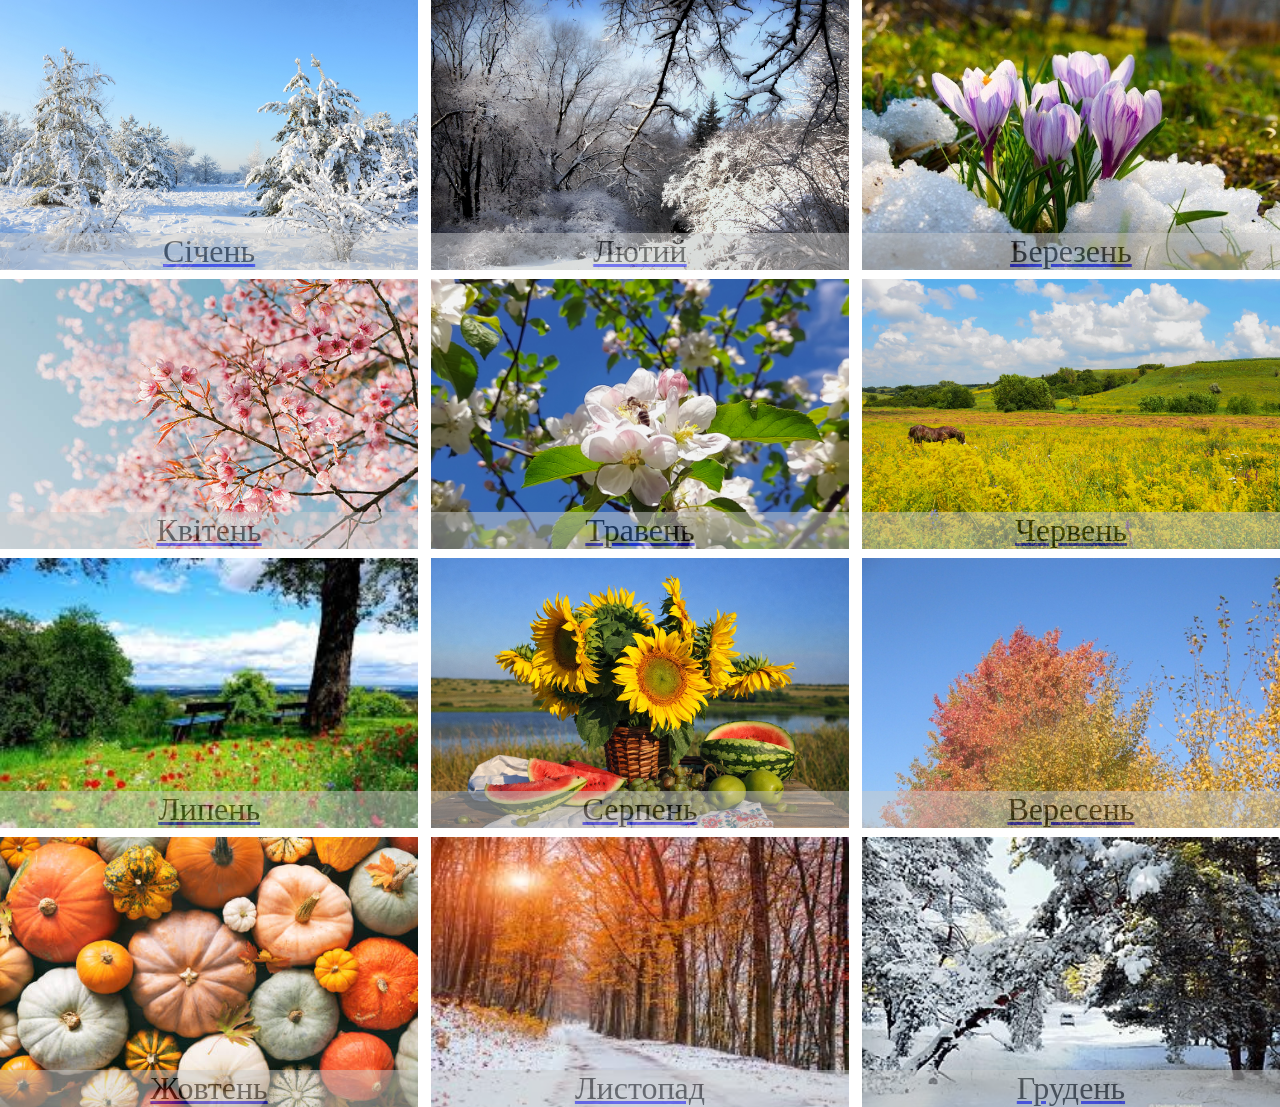
<file: index.html>
<!DOCTYPE html>
<html lang="en">
<head>
	<meta charset="UTF-8">
	<meta name="viewport" content="width=device-width, initial-scale=1.0">
	<title>12 місяців</title>
	<link rel="stylesheet" href="css/style.css">
</head>
<body>
	<div class="container">
			<a href="site_calendar/01/january.html">
				<div class="item1">
					<p>Січень</p>
				</div>
			</a>
			<a href="site_calendar/02/february.html">
				<div class="item2">
					<p>Лютий</p>
				</div>
			</a>
			<a href="site_calendar/03/march.html">
				<div class="item3">
					<p>Березень</p>
				</div>
			</a>
			<a href="site_calendar/04/april.html">
				<div class="item4">
					<p>Квітень</p>
				</div>
			</a>
			<a href="site_calendar/05/may.html">
				<div class="item5">
					<p>Травень</p>
				</div>
			</a>
			<a href="site_calendar/06/june.html">
				<div class="item6">
					<p>Червень</p>
				</div>
			</a>
			<a href="site_calendar/07/july.html">
				<div class="item7">
					<p>Липень</p>
				</div>
			</a>
			<a href="site_calendar/08/august.html">
				<div class="item8">
					<p>Серпень</p>
				</div>
			</a>
			<a href="site_calendar/09/september.html">
				<div class="item9">
					<p>Вересень</p>
				</div>
			</a>
			<a href="site_calendar/10/october.html">
				<div class="item10">
					<p>Жовтень</p>
				</div>
			</a>
			<a href="site_calendar/11/November.html">
				<div class="item11">
					<p>Листопад</p>
				</div>
			</a>
			<a href="site_calendar/12/december.html">
				<div class="item12">
					<p>Грудень</p>
				</div>
			</a>
			</div>
		<nav></nav>
		<main></main>
		<footer></footer>
	</div>
</body>
</html>
</file>
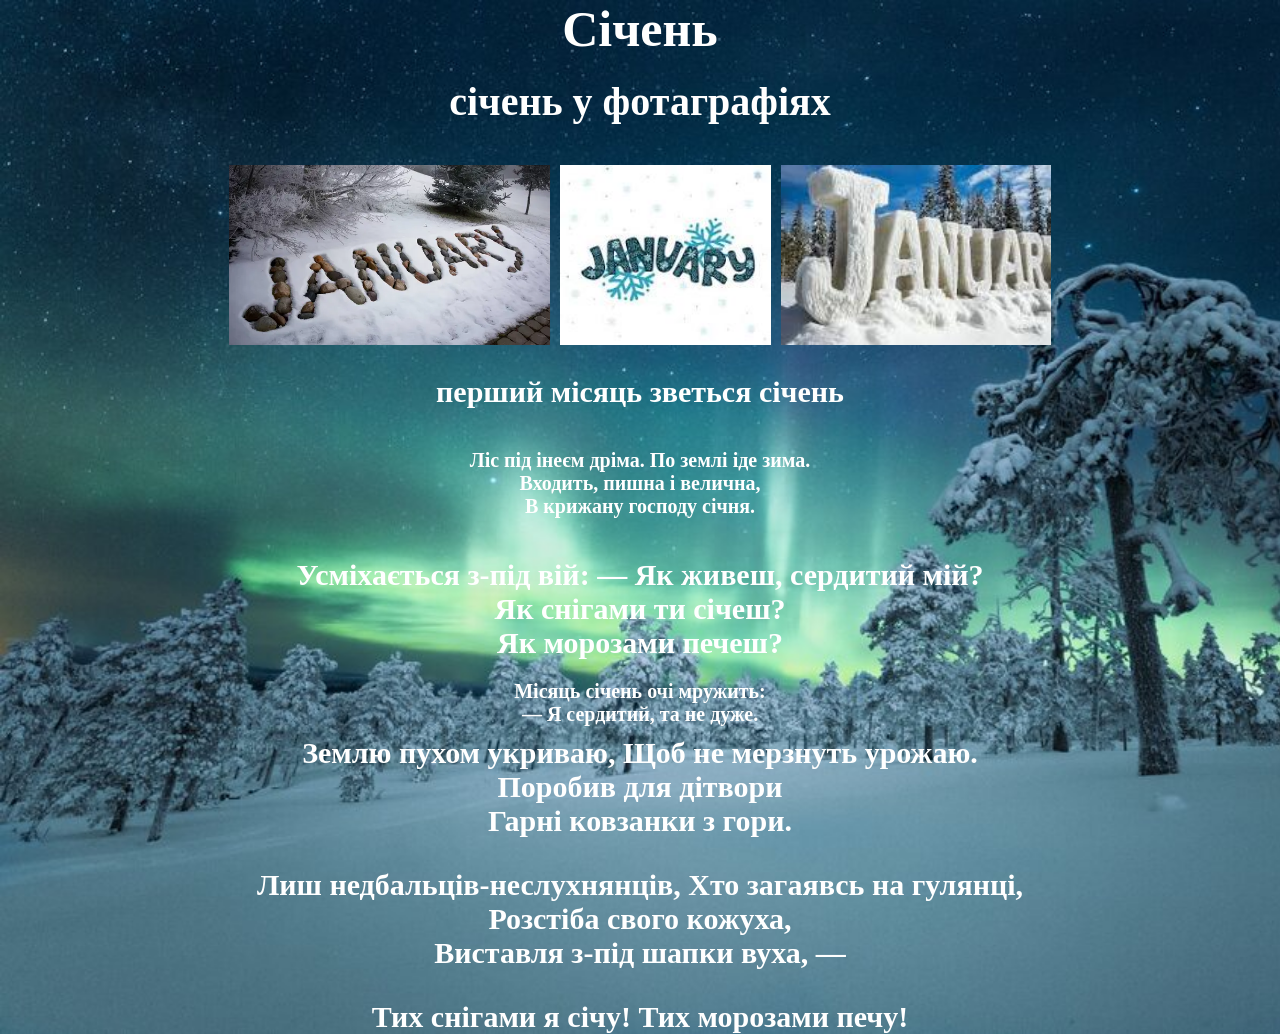
<file: site_calendar/01/january.html>
<!DOCTYPE html>
<html lang="en">
<head>
	<meta charset="UTF-8">
	<meta name="viewport" content="width=device-width, initial-scale=1.0">
	<title>Document</title>
	<link rel="stylesheet" href="style.css">
</head>
<body>
<h1>Січень<h1>
<h2>січень у фотаграфіях<h2>
	<img src="img/january.jpg" alt="лютий">
	<img src="img/photo.jpg" alt="лютий">
	<img src="img/snow.jpg" alt="лютий">
<h3>перший місяць зветься січень<h3>
		<p>Ліс під інеєм дріма.
		По землі іде зима.<br>
		Входить, пишна і велична,<br>
		В крижану господу січня.</p>
		</p>Усміхається з-під вій:
		— Як живеш, сердитий мій?<br>
		Як снігами ти січеш?<br>
		Як морозами печеш?<p>
		Місяць січень очі мружить:<br>
		— Я сердитий, та не дуже.<br>
		</p>Землю пухом укриваю,
		Щоб не мерзнуть урожаю.<br>
		Поробив для дітвори<br>
		Гарні ковзанки з гори.<p>
		</p>Лиш недбальців-неслухнянців,
		Хто загаявсь на гулянці,<br>
		Розстіба свого кожуха,<br>
		Виставля з-під шапки вуха, —<p>
		</p>Тих снігами я січу!
		Тих морозами печу!<br>

</body>
</html>
</file>
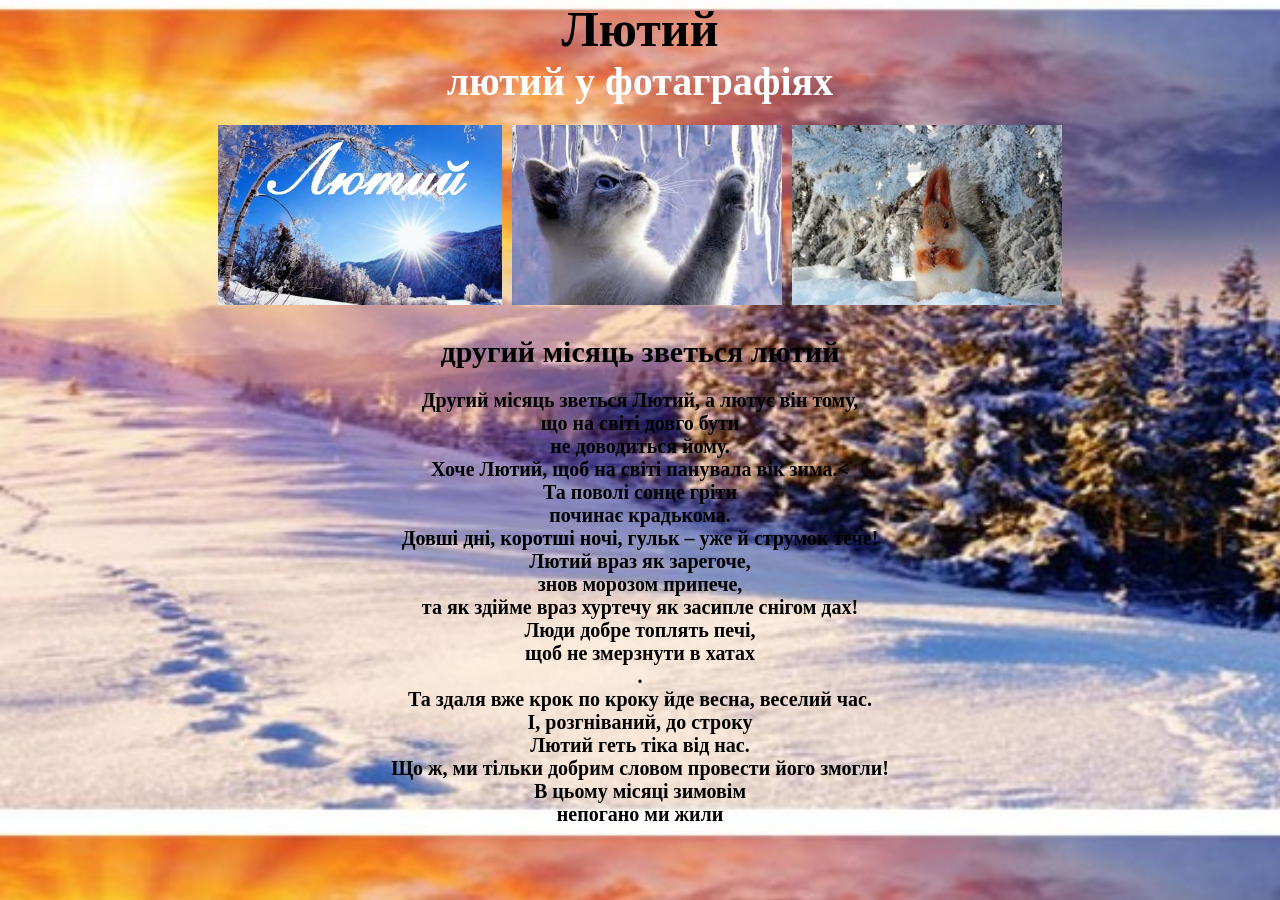
<file: site_calendar/02/february.html>
<!DOCTYPE html>
<html lang="en">
<head>
	<meta charset="UTF-8">
	<meta name="viewport" content="width=device-width, initial-scale=1.0">
	<title>Document</title>
	<link rel="stylesheet" href="style.css">
</head>
<body>
<h1>Лютий<h1>
<h2>лютий у фотаграфіях<h2>
	<img src="img/snow.jpg" alt="лютий">
	<img src="img/cat.jpg" alt="лютий">
	<img src="img/sqiurl.jpg" alt="лютий">
<h3>другий місяць зветься лютий<h3>
<p> Другий місяць зветься Лютий,
а лютує він тому,<br>
що на світі довго бути<br>
не доводиться йому.

<p>Хоче Лютий, щоб на світі
панувала вік зима.<<br>
Та поволі сонце гріти<br>
починає крадькома.<p>

<p>Довші дні, коротші ночі,
гульк – уже й струмок тече!<br>
Лютий враз як зарегоче,<br>
знов морозом припече,<p>

<p>та як здійме враз хуртечу
як засипле снігом дах!<br>
Люди добре топлять печі,<br>
щоб не змерзнути в хатах<p>.

<p>Та здаля вже крок по кроку
йде весна, веселий час.<br>
І, розгніваний, до строку<br>
Лютий геть тіка від нас.<p>

<p>Що ж, ми тільки добрим словом
провести його змогли!<br>
В цьому місяці зимовім<br>
непогано ми жили<p>
</body>
</html>
</file>
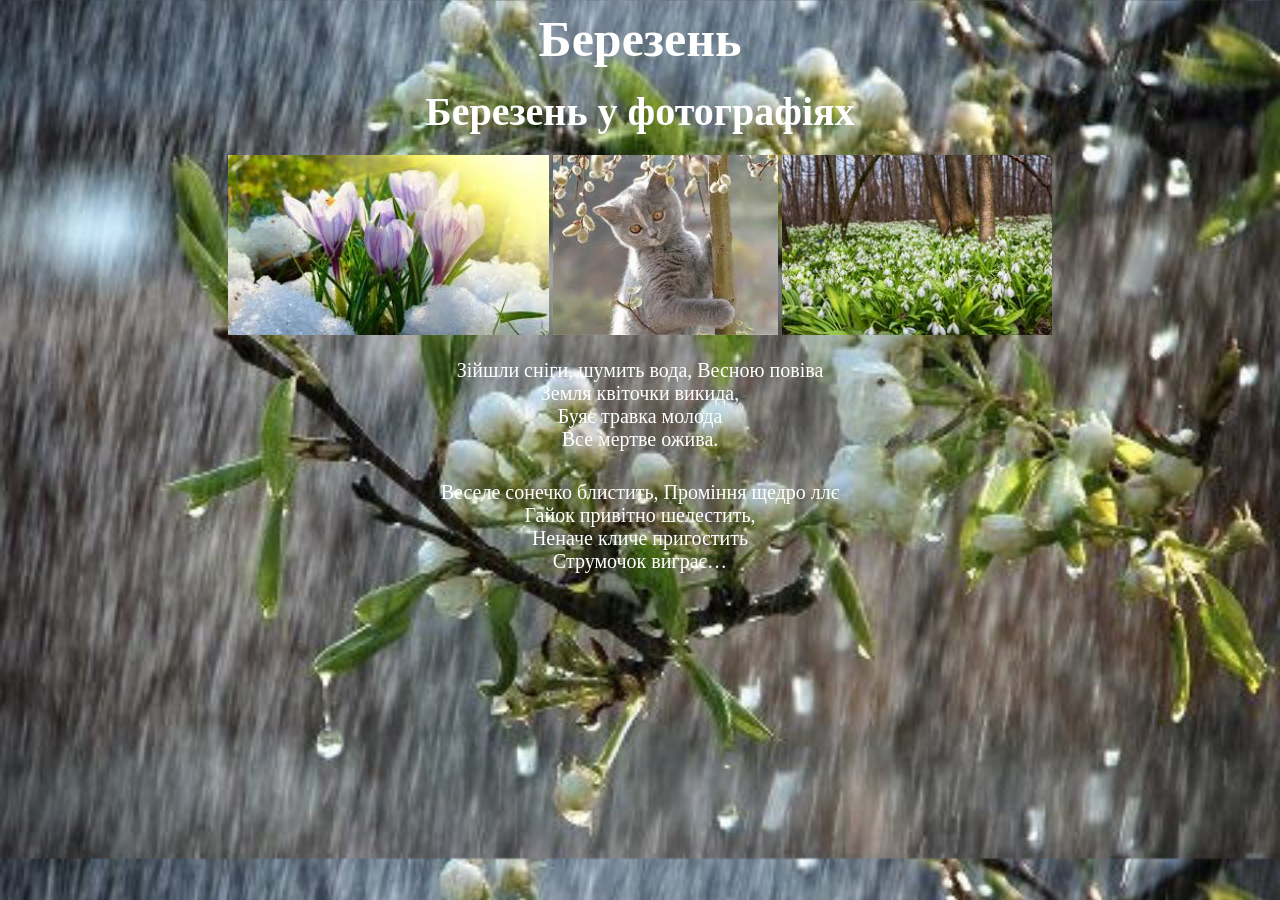
<file: site_calendar/03/march.html>
<!DOCTYPE html>
<html lang="en">
<head>
	<meta charset="UTF-8">
	<meta name="viewport" content="width=device-width, initial-scale=1.0">
	<title>Залік Турський</title>
	<link rel="stylesheet" href="style.css">
</head>
<body>
	<div class="poem">
	<h1>Березень</h1>
	<h2>Березень у фотографіях</h2>
	<img src="img/download.jpg">
	<img src="img/jh.jpg">
	<img src="img/ло.jpg">
	<p>Зiйшли снiги, шумить вода,
	Весною повiва<br>
	Земля квiточки викида,<br>
	Буяє травка молода<br>
	Все мертве ожива.<br>
	<p>Веселе сонечко блистить,
	Промiння щедро ллє<br>
	Гайок привiтно шелестить,<br>
	Неначе кличе пригостить<br>
	Струмочок виграє…<br>
</file>
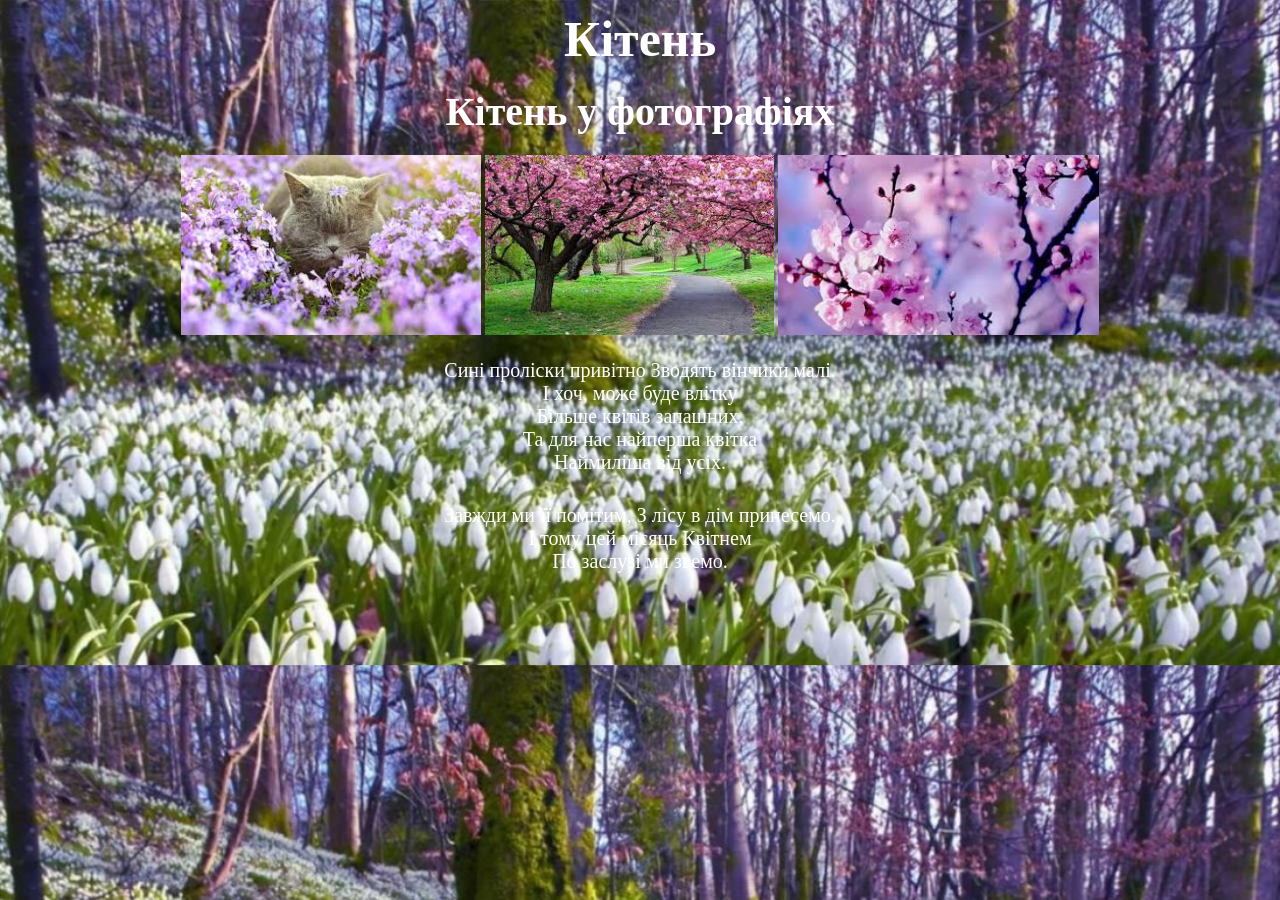
<file: site_calendar/04/april.html>
<!DOCTYPE html>
<html lang="en">
<head>
	<meta charset="UTF-8">
	<meta name="viewport" content="width=device-width, initial-scale=1.0">
	<title>Залік Турський</title>
	<link rel="stylesheet" href="style.css">
</head>
<body>
	<div class="poem">
	<h1>Кітень</h1>
	<h2>Кітень у фотографіях</h2>
	<img src="img/as.jpg">
	<img src="img/mn.jpg">
	<img src="img/op.jpg">
	<p>Сині проліски привітно
	Зводять вінчики малі.<br>
	І хоч, може буде влітку<br>
	Більше квітів запашних,<br>
	Та для нас найперша квітка<br>
	Наймиліша від усіх.<br>
	<p>Завжди ми її помітим,
	З лісу в дім принесемо.<br>
	І тому цей місяць Квітнем<br>
	По заслузі ми звемо.<br>
</file>
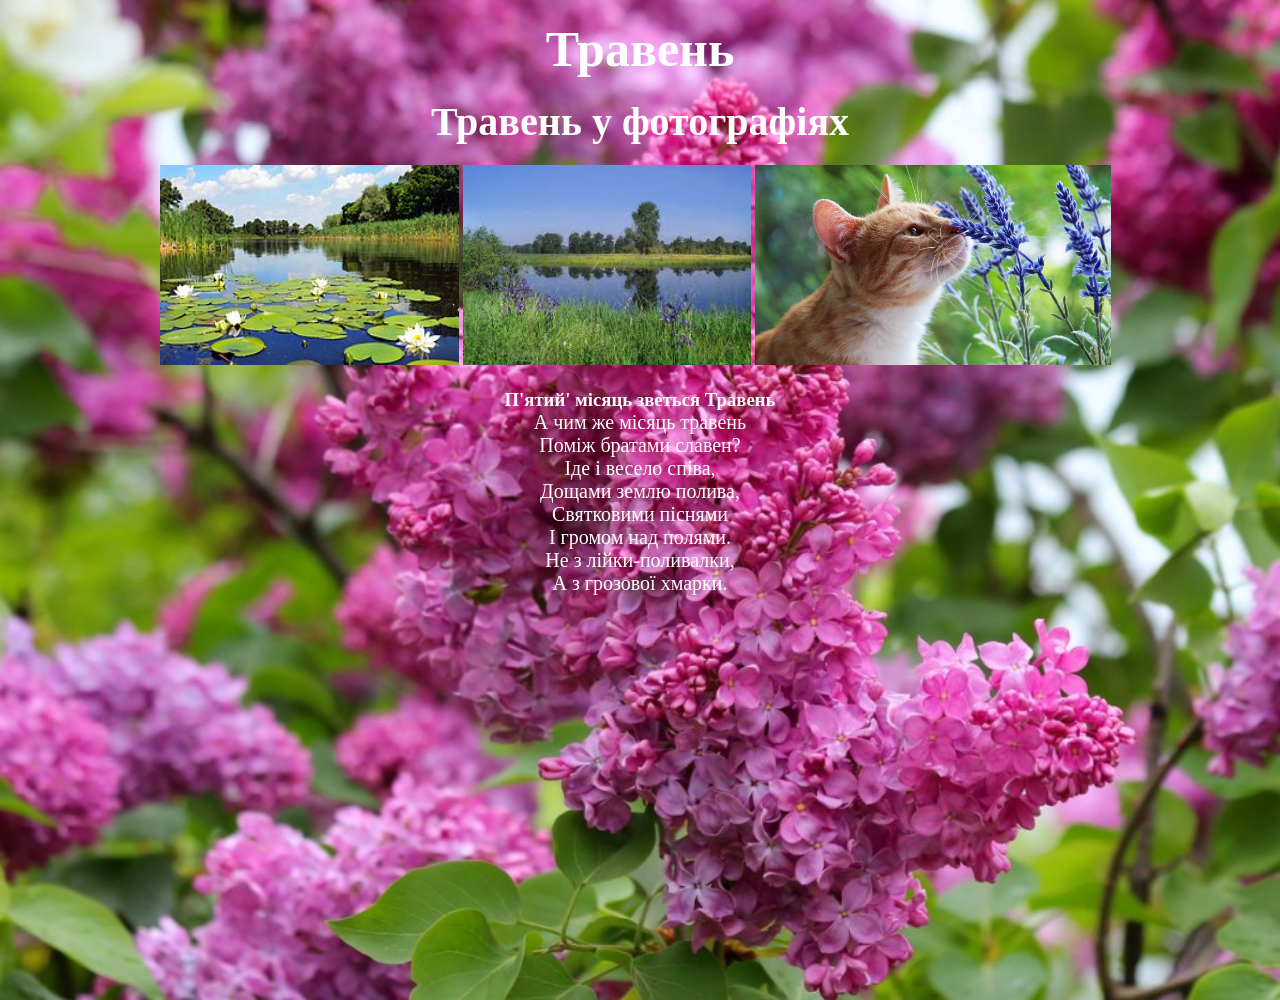
<file: site_calendar/05/may.html>
<!DOCTYPE html>
<html>
	<head>
		<title>Лютий</title>
	<link rel="stylesheet" href="style.css">
	<title>Контент документу</title>
</head>
<body>
	<div class="container">
		<h1>Травень</h1>
		<h2>Травень у фотографіях</h2>
		<img src="img/Kvitu.jpg" alt="Лютий">
		<img src="img/me.jpg" alt="Лютий">
		<img src="img/BEST.jpg" alt="Снег">
		<h3>П'ятий' місяць зветься Травень</h3>
		<p>А чим же місяць травень<br>
		Поміж братами славен?<br>
		Іде і весело співа,<br>
		Дощами землю полива,<br>
		Святковими піснями<br>
		І громом над полями.<br>
		Не з лійки-поливалки,<br>
		А з грозової хмарки.</p>
	</div>
</body>
</html>
</file>
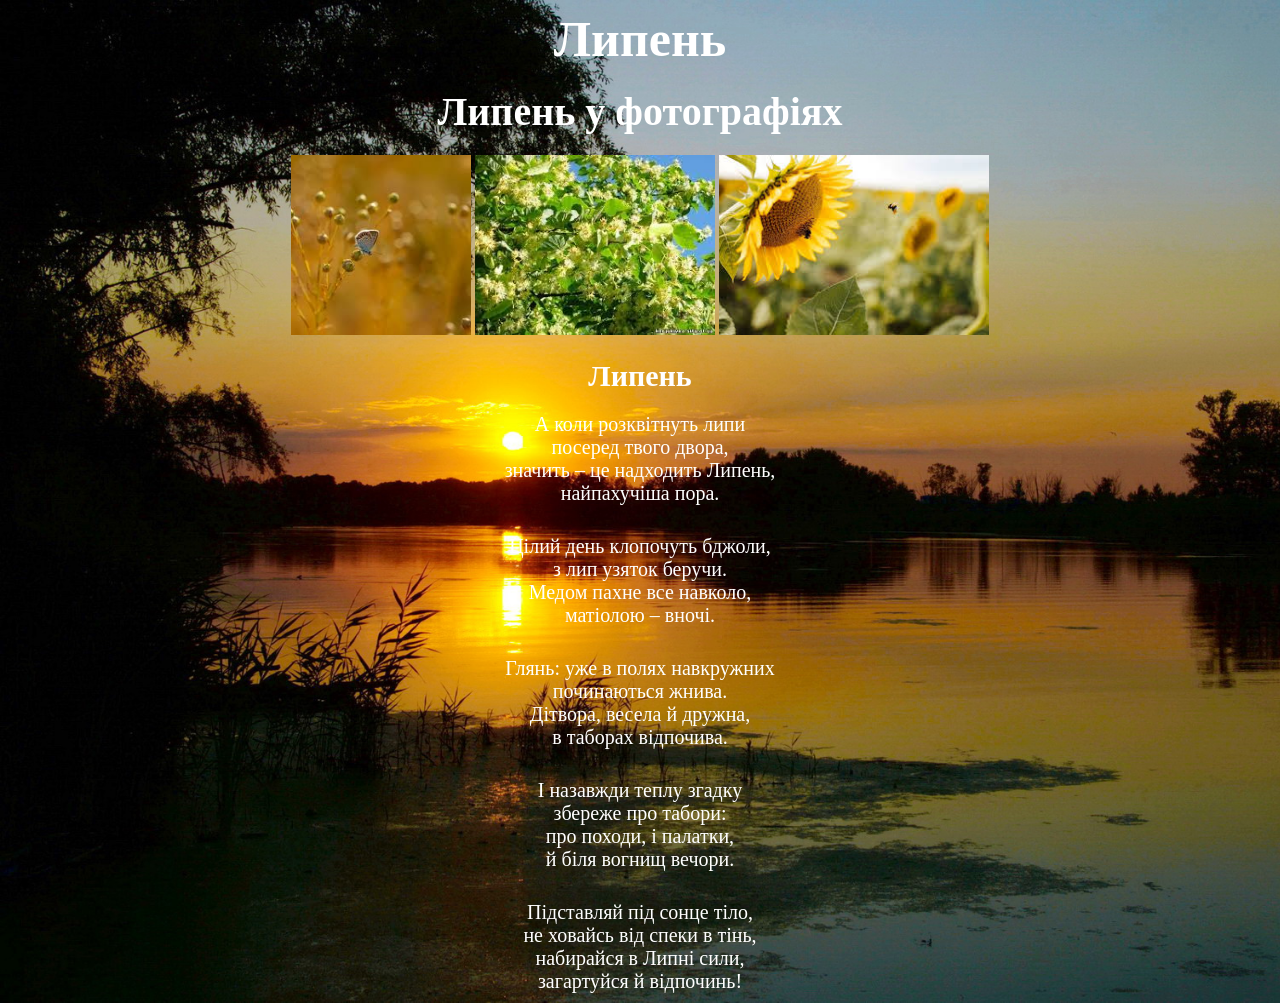
<file: site_calendar/07/july.html>
<!DOCTYPE html>
<html lang="en">
<head>
  <meta charset="UTF-8">
  <meta name="viewport" content="width=device-width, initial-scale=1.0">
  <title>Залік Шулим</title>
  <link rel="stylesheet" href="style.css">
</head>
<body>
  <div class="poem">
  <h1>Липень</h1>
  <h2>Липень у фотографіях</h2>
  <img src="img/bird.jpg">
  <img src="img/Flower.jpg">
  <img src="img/Sunflower.jpg">
  <h3>Липень</h3>
  <p>А коли розквітнуть липи<br>
    посеред твого двора,<br>
    значить – це надходить Липень,<br>
    найпахучіша пора.</p>
  <p>Цілий день клопочуть бджоли,<br>
    з лип узяток беручи.<br>
    Медом пахне все навколо,<br>
    матіолою – вночі.</p>
  <p>Глянь: уже в полях навкружних<br>
    починаються жнива.<br>
    Дітвора, весела й дружна,<br>
    в таборах відпочива.</p>
  <p>І назавжди теплу згадку<br>
    збереже про табори:<br>
    про походи, і палатки,<br>
    й біля вогнищ вечори.</p>
  <p>Підставляй під сонце тіло,<br>
    не ховайсь від спеки в тінь,<br>
    набирайся в Липні сили,<br>
    загартуйся й відпочинь!</p>
  </div>
</body>
</html>
</file>
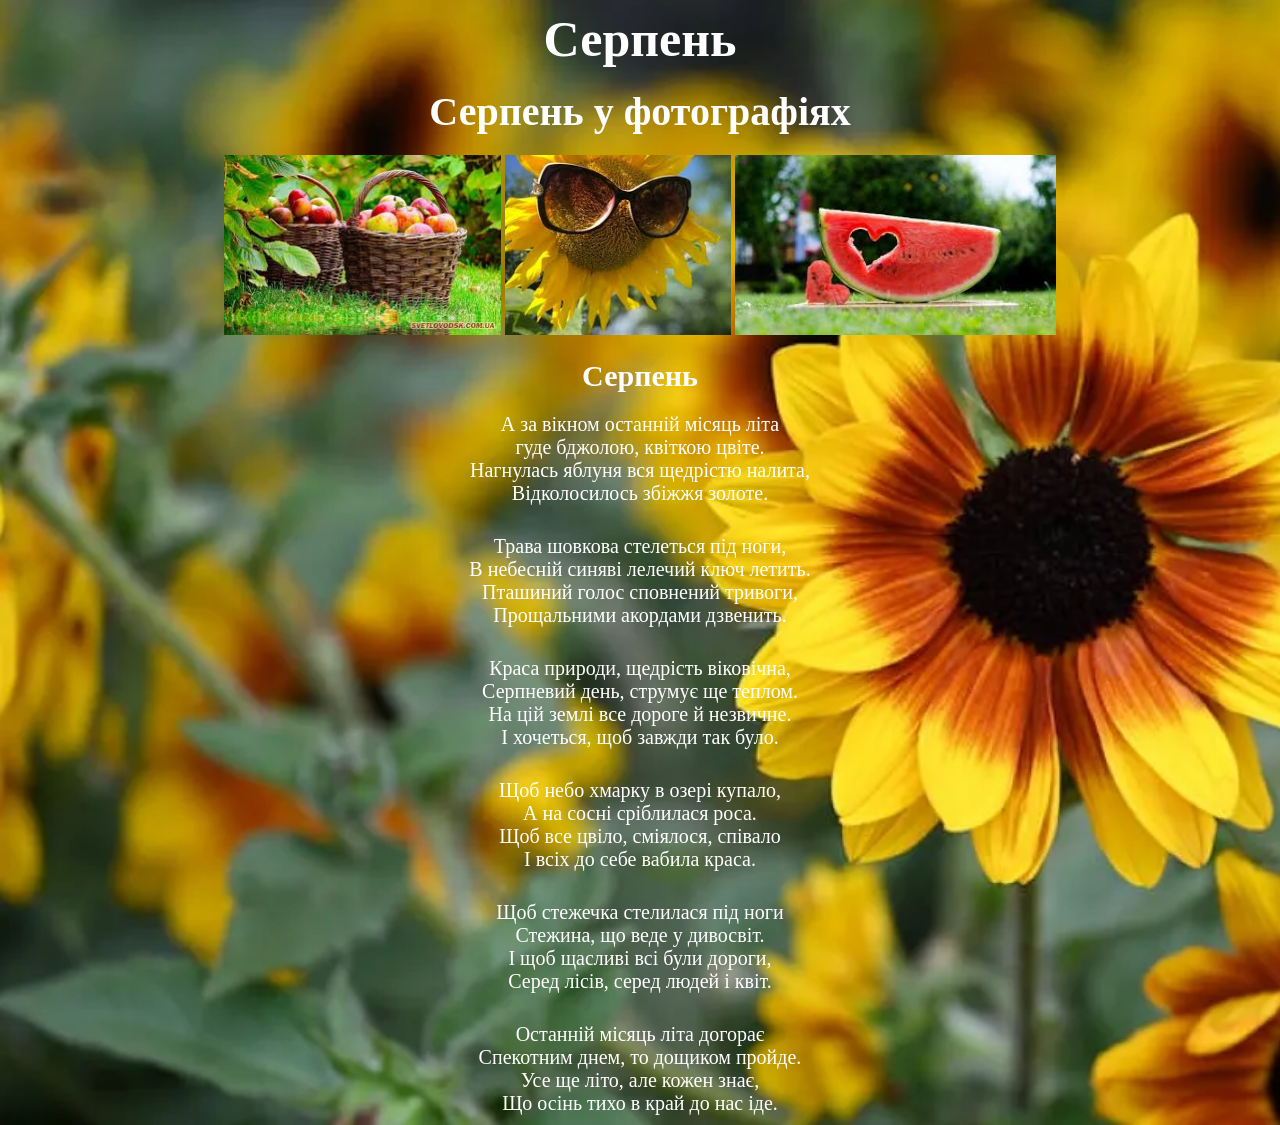
<file: site_calendar/08/august.html>
<!DOCTYPE html>
<html lang="en">
<head>
  <meta charset="UTF-8">
  <meta name="viewport" content="width=device-width, initial-scale=1.0">
  <title>Залік Шулим</title>
  <link rel="stylesheet" href="style.css">
</head>
<body>
  <div class="poem">
  <h1>Серпень</h1>
  <h2>Серпень у фотографіях</h2>
  <img src="img/apple.jpg">
  <img src="img/sunflower.jpg">
  <img src="img/watermellon.jpg">
  <h3>Серпень</h3>
  <p>А за вікном останній місяць літа<br>
    гуде бджолою, квіткою цвіте.<br>
    Нагнулась яблуня вся щедрістю налита,<br>
    Відколосилось збіжжя золоте.</p>
<p>Трава шовкова стелеться під ноги,<br>
    В небесній синяві лелечий ключ летить.<br>
    Пташиний голос сповнений тривоги,<br>
    Прощальними акордами дзвенить.</p>
<p>Краса природи, щедрість віковічна,<br>
    Серпневий день, струмує ще теплом.<br>
    На цій землі все дороге й незвичне.<br>
    І хочеться, щоб завжди так було.</p>
<p>Щоб небо хмарку в озері купало,<br>
    А на сосні сріблилася роса.<br>
    Щоб все цвіло, сміялося, співало<br>
    І всіх до себе вабила краса.</p>
<p>Щоб стежечка стелилася під ноги<br>
    Стежина, що веде у дивосвіт.<br>
    І щоб щасливі всі були дороги,<br>
    Серед лісів, серед людей і квіт.</p>
<p>Останній місяць літа догорає<br>
    Спекотним днем, то дощиком пройде.<br>
    Усе ще літо, але кожен знає,<br>
    Що осінь тихо в край до нас іде.</p>
  </div>
</body>
</html>
</file>
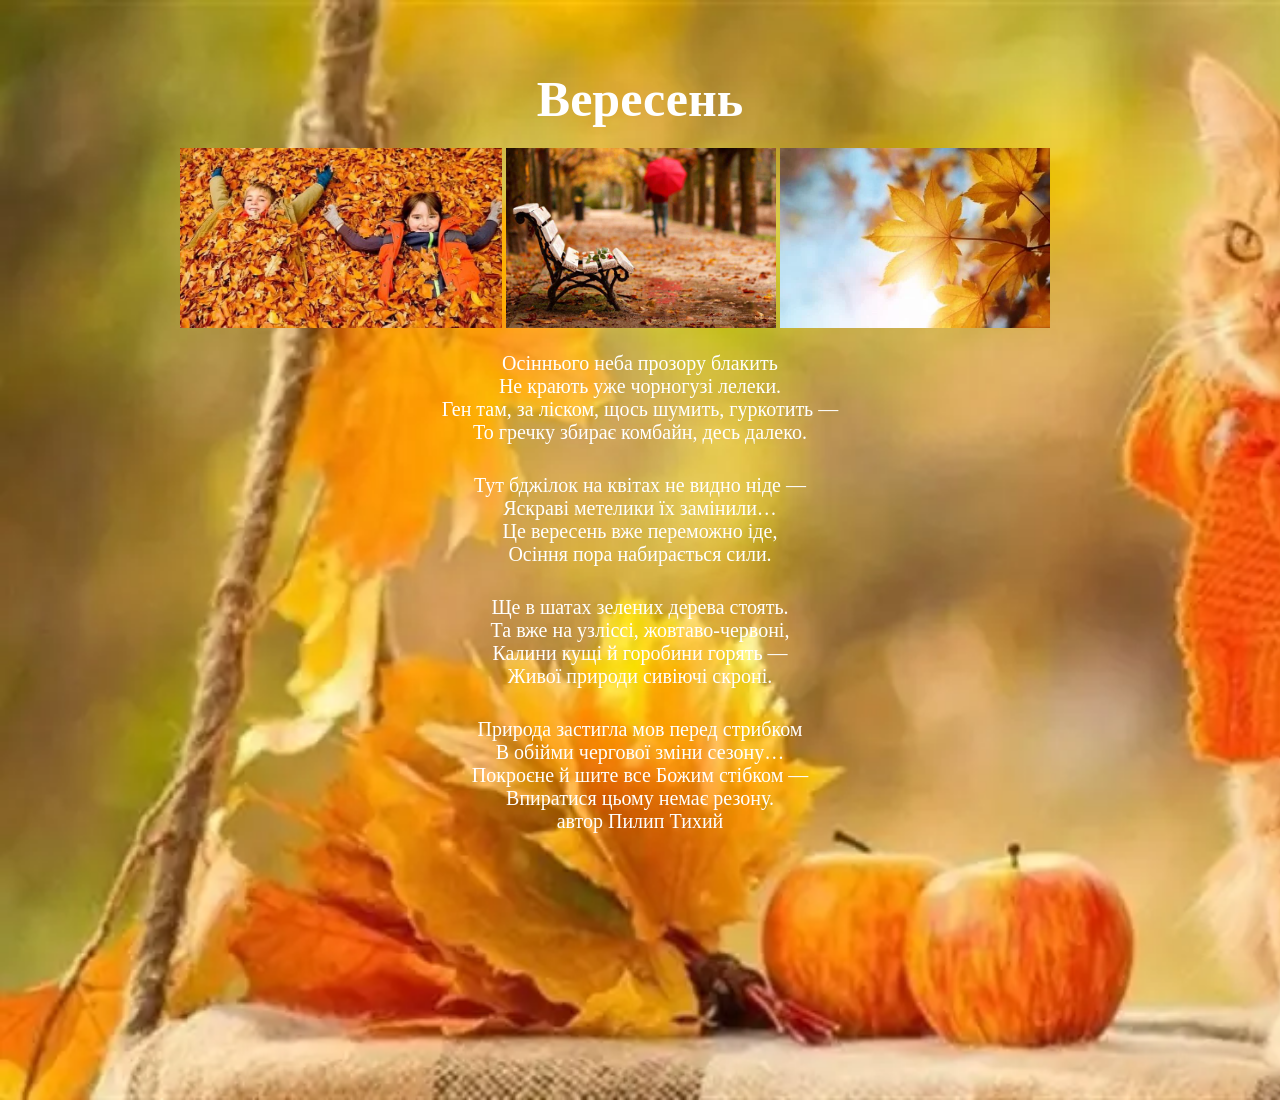
<file: site_calendar/09/september.html>
<!DOCTYPE html>
<html lang="en">
<head>
	<link rel="stylesheet" href="css/style.css">
	<meta charset="UTF-8">
	<meta name="viewport" content="width=device-width, inital-scale=1.0">
	<title>Вересень</title>
</head>
<body>
	<div class="box">
		<h1>Вересень</h1>
		<img src="img/ditu.JPG">
		<img src="img/lavachk.jpg">
		<img src="img/list.jpg">
		<p>Осіннього неба прозору блакить<br>
		Не крають уже чорногузі лелеки.<br>
		Ген там, за ліском, щось шумить, гуркотить —<br>
		То гречку збирає комбайн, десь далеко.</p>
		<p>Тут бджілок на квітах не видно ніде —<br>
		Яскраві метелики їх замінили…<br>
		Це вересень вже переможно іде,<br>
		Осіння пора набирається сили.</p>

		<p>Ще в шатах зелених дерева стоять.<br>
		Та вже на узліссі, жовтаво-червоні,<br>
		Калини кущі й горобини горять —<br>
		Живої природи сивіючі скроні.<br>

		<p>Природа застигла мов перед стрибком<br>
		В обійми чергової зміни сезону…<br>
		Покроєне й шите все Божим стібком —<br>
		Впиратися цьому немає резону.<br>
		автор Пилип Тихий</p>
	</div>
</body>
</html>
</file>
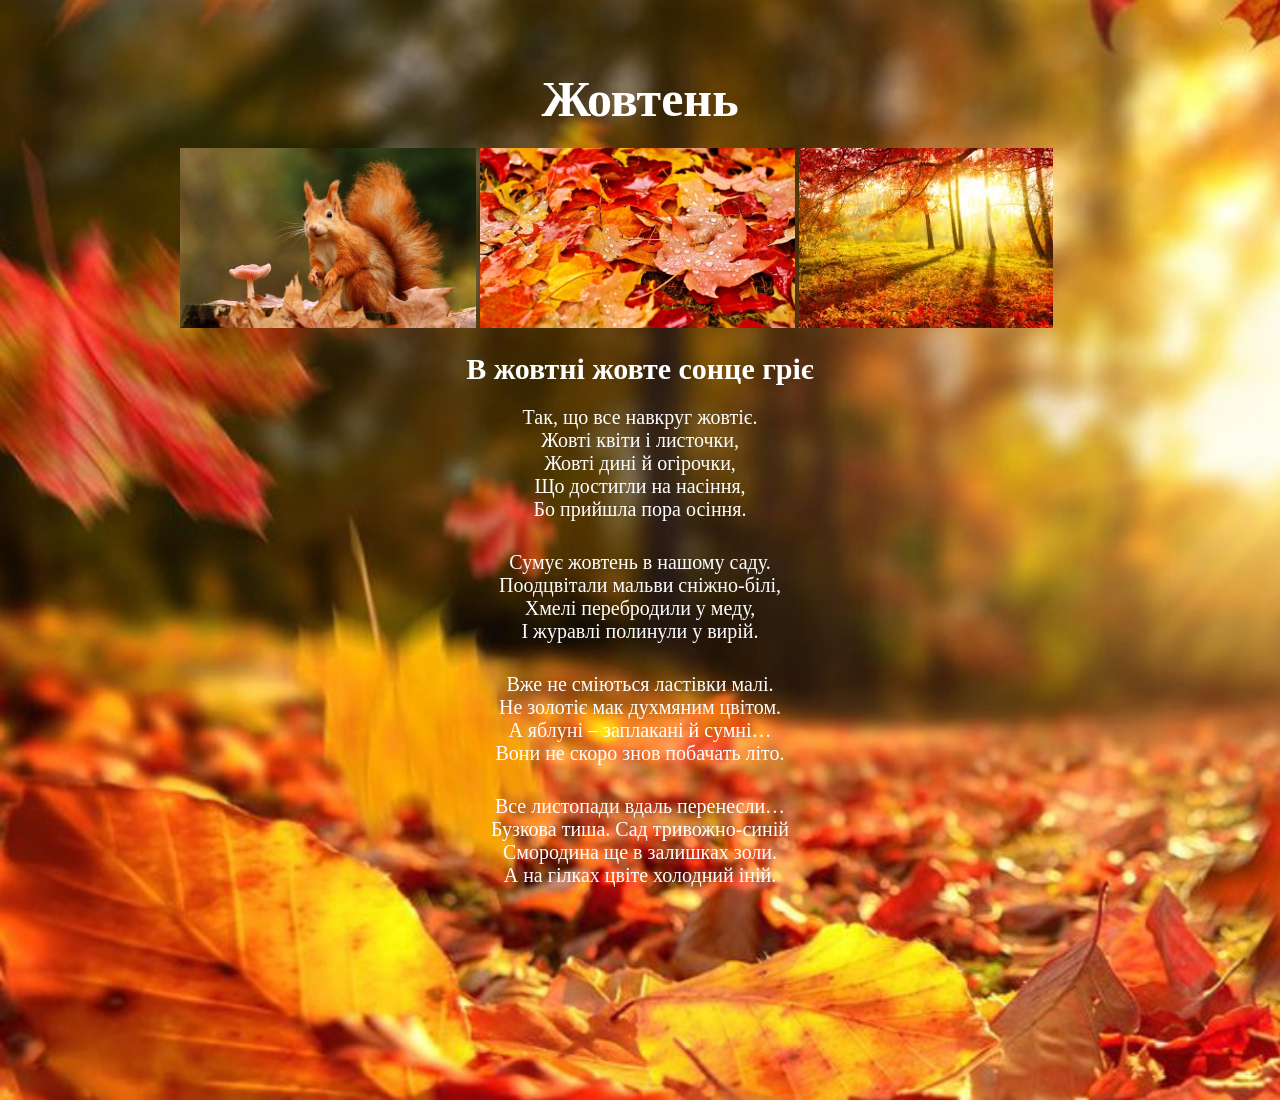
<file: site_calendar/10/october.html>
<!DOCTYPE html>
<html lang="en">
<head>
	<link rel="stylesheet" type="text/css" href="css/style.css">
	<meta charset="utf-8">
	<meta name="viewport" content="width=device-width, initial-scale=1">
	<title>Жовтень</title>
</head>
<body>
	<div class="box">
		<h1>Жовтень</h1>
		<img src="img/AAA.jpg">
		<img src="img/BBB.jpg">
		<img src="img/CCC.jpg">
		<h3>В жовтні жовте сонце гріє</h3>
		<p>Так, що все навкруг жовтіє.<br>
		Жовті квіти і листочки,<br>
		Жовті дині й огірочки,<br>
		Що достигли на насіння,<br>
		Бо прийшла пора осіння.</p>

		<p>Сумує жовтень в нашому саду.<br>
		Поодцвітали мальви сніжно-білі,<br>
		Хмелі перебродили у меду,<br>
		І журавлі полинули у вирій.</p>

		<p>Вже не сміються ластівки малі.<br>
		Не золотіє мак духмяним цвітом.<br>
		А яблуні – заплакані й сумні…<br>
		Вони не скоро знов побачать літо.</p>

		<p>Все листопади вдаль перенесли…<br>
		Бузкова тиша. Сад тривожно-синій<br>
		Смородина ще в залишках золи.<br>
		А на гілках цвіте холодний іній.</p>
</div>
</body>
</html>
</file>
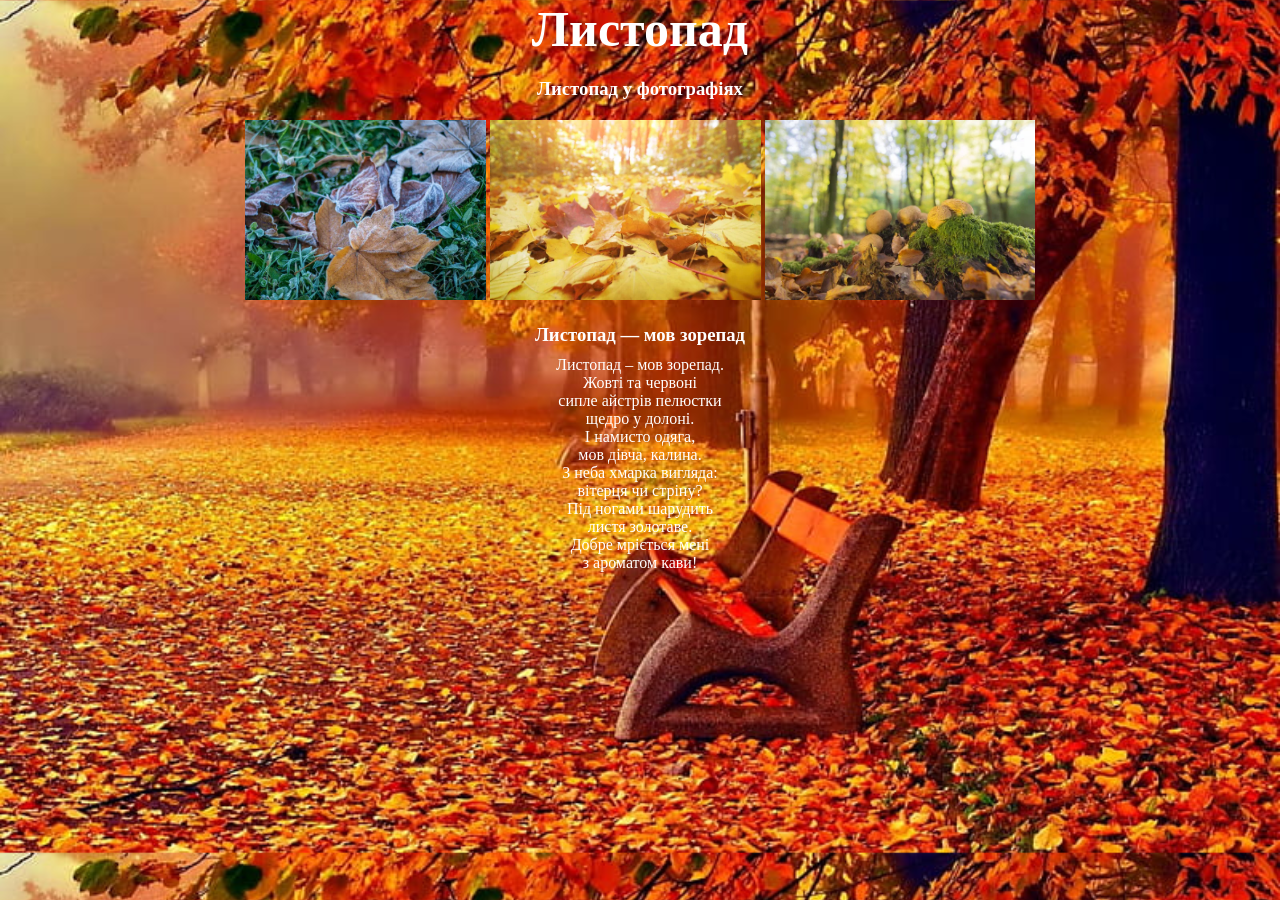
<file: site_calendar/11/November.html>
<!DOCTYPE html>
<html lang="en">
<head>
	<meta charset="UTF-8">
	<meta name="viewport" content="width=device-width, initial-scale=1.0">
	<title>залік Тисленко</title>
	<link rel="stylesheet"href="style.css">
</head>
<body>
	<h1>Листопад</h1>
	<h3>Листопад у фотографіях</h3>
	<div class="image">
	<img src="img/листопад1.jpg">
	<img src="img/листопад2.jpg">
	<img src="img/листопад3.jpg">
	<h3>Листопад — мов зорепад</h3>
	<div class="poem">
		<p>
			Листопад – мов зорепад. <br>
			Жовті та червоні <br>
			сипле айстрів пелюстки <br>
			щедро у долоні. <br>
		</p>
		<p>
			І намисто одяга, <br>
			мов дівча, калина. <br>
			З неба хмарка вигляда: <br>
			вітерця чи стріну? <br>
		</p>
		<p>
		Під ногами шарудить <br>
		листя золотаве. <br>
		Добре мріється мені <br>
		з ароматом кави!<br>
		</p>
</div>
</body>
</html>
</file>
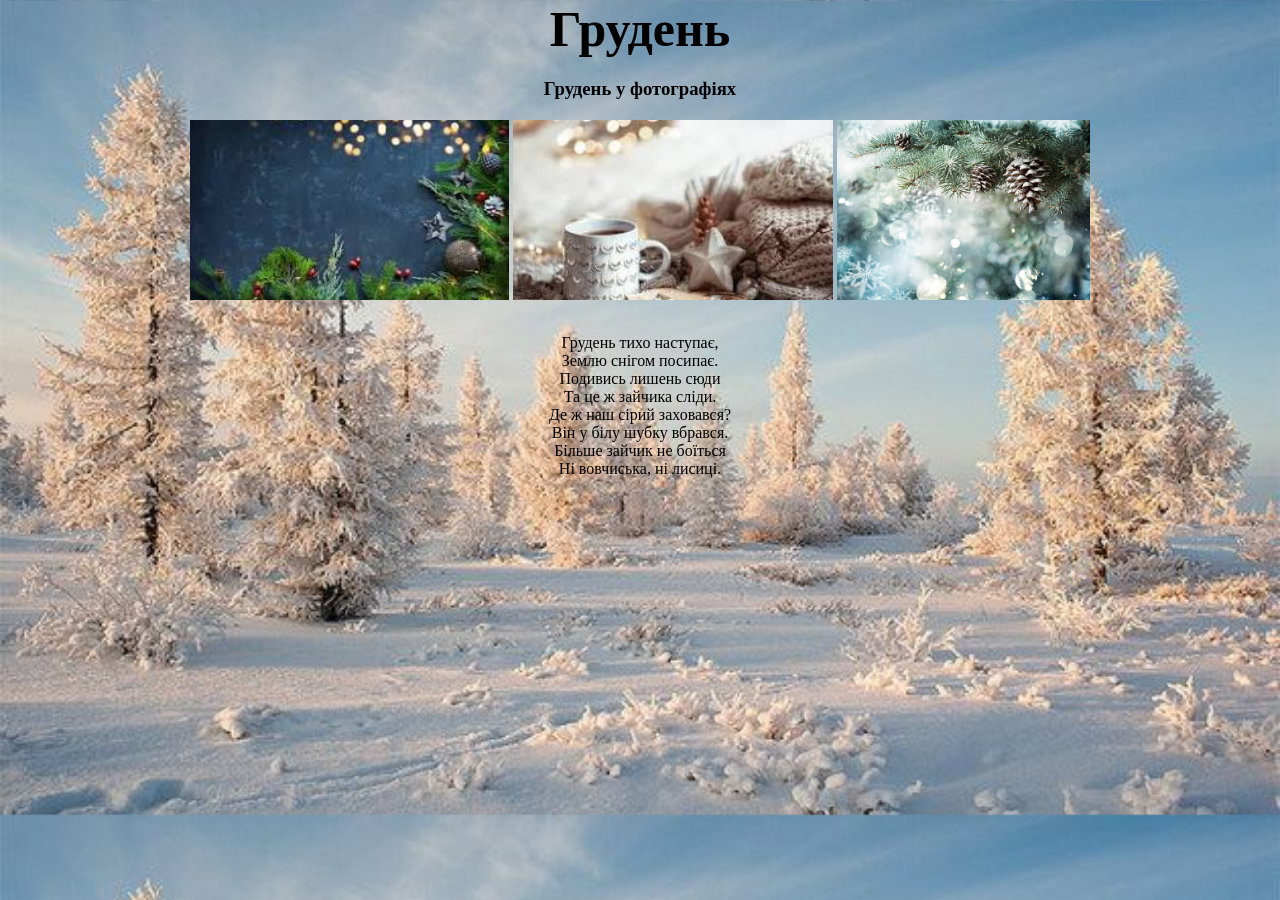
<file: site_calendar/12/december.html>
<!DOCTYPE html>
<html lang="en">
<head>
	<meta charset="UTF-8">
	<meta name="viewport" content="width=device-width, initial-scale=1.0">
	<title>залік Тисленко</title>
	<link rel="stylesheet"href="style.css">
</head>
<body>
	<h1>Грудень</h1>
	<h3>Грудень у фотографіях</h3>
	<div class="image">
	<img src="img/грудень1.jpg">
	<img src="img/грудень2.jpg">
	<img src="img/грудень3.jpg">
	<h3></h3>
	<div class="poem">
		<p>Грудень тихо наступає,<br>
		Землю снігом посипає.<br>
		Подивись лишень сюди<br>
		Та це ж зайчика сліди.</p>
		<p>Де ж наш сірий заховався?<br>
		Він у білу шубку вбрався.<br>
		Більше зайчик не боїться<br>
		Ні вовчиська, ні лисиці.</p>
</div>
</body>
</html>
</file>
<file: css/style.css>
*{
	padding: 0;
	margin: 0;
	box-sizing: border-box;
}
.container{
	width: 100vw;
	height: 100vh;
	display: grid;
	grid-template-columns: repeat(3, 1fr);
	grid-template-rows: repeat(4, 1fr);
	gap: 1%;
}
.item1{
	height: 30vh;
	display: flex;
	flex-direction: column;
	text-align: center;
	justify-content: end;
	background:url(../img/january.jpg);
	background-repeat: no-repeat;
    background-size: cover; 

}

.item2{
	height: 30vh;
	display: flex;
	flex-direction: column;
	text-align: center;	
	justify-content: end;
	background:url(../img/лютий.jpg);
	background-repeat: no-repeat;
    background-size: cover;


}
.item3{
	height: 30vh;
	display: flex;
	flex-direction: column;
	text-align: center;	
	justify-content: end;
	background:url(../img/март.jpg);
	background-repeat: no-repeat;
    background-size: cover; 

}
.item4{
	height: 30vh;
	display: flex;
	flex-direction: column;
	text-align: center;	
	justify-content: end;
	background:url(../img/апрель.jpg);
	background-repeat: no-repeat;
    background-size: cover; 

}
.item5{
	height: 30vh;
	display: flex;
	flex-direction: column;
	text-align: center;	
	justify-content: end;
	background:url(../img/май.jpg);
	background-repeat: no-repeat;
    background-size: cover; 

}
.item6{
	height: 30vh;
	display: flex;
	flex-direction: column;
	text-align: center;	
	justify-content: end;
	background:url(../img/июнь.jpg);
	background-repeat: no-repeat;
    background-size: cover; 

}
.item7{
	height: 30vh;
	display: flex;
	flex-direction: column;
	text-align: center;	
	justify-content: end;
	background:url(../img/july.jpg);
	background-repeat: no-repeat;
    background-size: cover; 
}
.item8{
	height: 30vh;
	display: flex;
	flex-direction: column;
	text-align: center;	
	justify-content: end;
	background:url(../img/август.jpg);
	background-repeat: no-repeat;
    background-size: cover; 

}
.item9{
	height: 30vh;
	display: flex;
	flex-direction: column;
	text-align: center;	
	justify-content: end;
	background:url(../img/сентябирь.jpg);
	background-repeat: no-repeat;
    background-size: cover; 

}
.item10{
	height: 30vh;
	display: flex;
	flex-direction: column;
	text-align: center;	
	justify-content: end;
	background:url(../img/октябирь.jpg);
	background-repeat: no-repeat;
    background-size: cover; 

}
.item11{
	height: 30vh;
	display: flex;
	flex-direction: column;
	text-align: center;	
	justify-content: end;
	background:url(../img/ноябирь.jpg);
	background-repeat: no-repeat;
    background-size: cover; 

}
.item12{
	height: 30vh;
	display: flex;
	flex-direction: column;
	text-align: center;	
	justify-content: end;
	background:url(../img/декабирь.jpg);
	background-repeat: no-repeat;
    background-size: cover; 

}

p{
	background: #cccccc;
	opacity: 50%;
	font-size: 24pt;
	color: black;
}
a{
	
}
</file>
<file: site_calendar/01/style.css>
*{
  padding:0;
  margin:0;
  box-sizing:border-box;
}
body{
  background:url(img/bg.jpg);
  background-size:cover;
  color: white;
}

.box{
  width:960px;
  height:1000px;
  margin:50px auto;
  background:white;
  padding:20px;
}

img{
  padding-top:20px;
  height:200px;
  text-align:center;
}

h1{
  text-align:center;
  color:white;
  font-size:50px;
}

h2{
  font-size:40px;
  padding-top:20px;
  color:white;
  text-align:center;
}

h3{
  font-size:30px;
  text-align:center;
  padding-top:20px;
  color:white;
}

p{
  font-size:20px;
  text-align:center;
  padding-top:10px;
  padding-bottom:10px;
  text-color:0000px;
  background:ffffff;
  margin-top:10px;
}

p{
  color:white;
  font-size:20px;
}

.poem{
  text-align:center;
  padding-top:10px;
}

.text1{
  text-align:left;
}

.text2{
  text-align:right;
}

.text3{
  text-align:center;
}

.image{
  text-align:center;
}
</file>
<file: site_calendar/02/style.css>
*{
	margin:0;
	padding:0;
	box-sizing:border-box;
}
body{
	background:url(img/bg.jpg);
	background-size:cover;
  	color: white;
}

.box{
	width:960px;
	height:1000px;
	margin:50px auto;
	background:#fff;
	padding:20px;
}

img{
	text-align:center ;
	padding-top:20px;
	height:200px;
}

h1{
	text-align:center;
	color:black;
	font-size:50px;
}

h2{
	font-size:40px;
	padding-top:20px:
	color: black;
	text-align:center;
}

h3{
	font-size:30px;
	text-align:center;
	padding-top:20px;
	color:black;
}

h4{
	font-size:20px;
	text-align:center;
	padding-top:10px;
	padding-bottom:10px;
	color:#fff;
	background:#738b2a;
	margin-top:10px;
}

p{
	color:black;
	font-size:20px;
}

.poem{
	text-align:center;
	padding-top:10px;

}

text1{
	text-align:left;
}
.text2{
	text-align:right;
}

.text3{
	text-align:center;
}

.image{
	text-align:center;
</file>
<file: site_calendar/03/style.css>
*{
	padding:0;
	margin:0;
	box-sizing:border-box;
}
body{
	background:url(img/bg.jpg);
	background-size:cover;
	color: white;
}

.box{
	width:960px;
	height:1000px;
	margin:50px auto;
	background:white;
	padding:20px;
}

img{
	padding-top:20px;
	height:200px;
	text-align:center;
}

h1{
	text-align:center;
	color:white;
	font-size:50px;
}

h2{
	font-size:40px;
	padding-top:20px;
	color:white;
	text-align:center;
}

h3{
	font-size:30px;
	text-align:center;
	padding-top:20px;
	color:white;
}

p{
	font-size:20px;
	text-align:center;
	padding-top:10px;
	padding-bottom:10px;
	text-color:0000px;
	background:ffffff;
	margin-top:10px;
}

p{
	color:white;
	font-size:20px;
}

.poem{
	text-align:center;
	padding-top:10px;
}

.text1{
	text-align:left;
}

.text2{
	text-align:right;
}

.text3{
	text-align:center;
}

.image{
	text-align:center;
}
</file>
<file: site_calendar/04/style.css>
*{
	padding:0;
	margin:0;
	box-sizing:border-box;
}
body{
	background:url(img/bg.jpg);
	background-size:cover;
	color: white;
}

.box{
	width:960px;
	height:1000px;
	margin:50px auto;
	background:white;
	padding:20px;
}

img{
	padding-top:20px;
	height:200px;
	text-align:center;
}

h1{
	text-align:center;
	color:white;
	font-size:50px;
}

h2{
	font-size:40px;
	padding-top:20px;
	color:white;
	text-align:center;
}

h3{
	font-size:30px;
	text-align:center;
	padding-top:20px;
	color:white;
}

p{
	font-size:20px;
	text-align:center;
	padding-top:10px;
	padding-bottom:10px;
	text-color:0000px;
	background:ffffff;
	margin-top:10px;
}

p{
	color:white;
	font-size:20px;
}

.poem{
	text-align:center;
	padding-top:10px;
}

.text1{
	text-align:left;
}

.text2{
	text-align:right;
}

.text3{
	text-align:center;
}

.image{
	text-align:center;
}
</file>
<file: site_calendar/05/style.css>
*{
	padding:0;
	margin:0;
	box-sizing:border-box;
}
body{
	background:url(img/Trava.jpg) ;
	background-size:cover
}
.container{
	width: 960px;
	height: 1000px;
	margin-bottom: 50px auto;
	padding-top: 20px;	
	margin: 0 auto;
}
img{

	margin-top: 20px;
	height: 200px;
}
h1{
	text-align: center;
	color: #ffffff;
	font-size:50px;
}
h2{
	font-size: 40px;
	margin-top: 20px;
	color: #ffffff;
	text-align: center;
}
h3{ 
	front-size: 30px;
	text-align: center;
	margin-top: 20px;
	color: #ffffff;
}
h4{
	font-size: 20px;
	text-align: center;
	margin-top: 10px;
	margin-bottom: 10px;
	color: #ffffff;
	background: #738b2a;
	margin-top: 10px;
}
p{
	text-align: center;
	color: white;
	font-size: 20px;
}
.poem{
	text-align: center;
	margin-top: 10px;
}
.text{
	text-align: left;
}
.text2{
	text-align: right;
.text3{
	text-align: center;
}
</file>
<file: site_calendar/07/style.css>
*{
  padding:0;
  margin:0;
  box-sizing:border-box;
}
body{
  background:url(img/bg.jpg);
  background-size:cover;
  color: white;
}

.box{
  width:960px;
  height:1000px;
  margin:50px auto;
  background:white;
  padding:20px;
}

img{
  padding-top:20px;
  height:200px;
  text-align:center;
}

h1{
  text-align:center;
  color:white;
  font-size:50px;
}

h2{
  font-size:40px;
  padding-top:20px;
  color:white;
  text-align:center;
}

h3{
  font-size:30px;
  text-align:center;
  padding-top:20px;
  color:white;
}

p{
  font-size:20px;
  text-align:center;
  padding-top:10px;
  padding-bottom:10px;
  text-color:0000px;
  background:ffffff;
  margin-top:10px;
}

p{
  color:white;
  font-size:20px;
}

.poem{
  text-align:center;
  padding-top:10px;
}

.text1{
  text-align:left;
}

.text2{
  text-align:right;
}

.text3{
  text-align:center;
}

.image{
  text-align:center;
}
</file>
<file: site_calendar/08/style.css>
*{
  padding:0;
  margin:0;
  box-sizing:border-box;
}
body{
  background:url(img/bg.webp);
  background-size:cover;
  color: white;
}

.box{
  width:960px;
  height:1000px;
  margin:50px auto;
  background:white;
  padding:20px;
}

img{
  padding-top:20px;
  height:200px;
  text-align:center;
}

h1{
  text-align:center;
  color:white;
  font-size:50px;
}

h2{
  font-size:40px;
  padding-top:20px;
  color:white;
  text-align:center;
}

h3{
  font-size:30px;
  text-align:center;
  padding-top:20px;
  color:white;
}

p{
  font-size:20px;
  text-align:center;
  padding-top:10px;
  padding-bottom:10px;
  text-color:0000px;
  background:ffffff;
  margin-top:10px;
}

p{
  color:white;
  font-size:20px;
}

.poem{
  text-align:center;
  padding-top:10px;
}

.text1{
  text-align:left;
}

.text2{
  text-align:right;
}

.text3{
  text-align:center;
}

.image{
  text-align:center;
}
</file>
<file: site_calendar/09/css/style.css>
*{
  padding:0;
  margin:0;
  box-sizing:border-box;
}
body{
  background:url(../img/bg.webp);
  background-size:cover;
  color:white;
}

.box{
  width:960px;
  height:1000px;
  margin:50px auto;
  padding:20px;
}

img{
  padding-top:20px;
  height:200px;
  text-align:center;
}

h1{
  text-align:center;
  color:white;
  font-size:50px;
}

h2{
  font-size:40px;
  padding-top:20px;
  color:white;
  text-align:center;
}

h3{
  font-size:30px;
  text-align:center;
  padding-top:20px;
  color:white;
}

p{
  font-size:20px;
  text-align:center;
  padding-top:10px;
  padding-bottom:10px;
  text-color:0000px;
  background:ffffff;
  margin-top:10px;
}

p{
  color:white;
  font-size:20px;
}

.poem{
  text-align:center;
  padding-top:10px;
}

.text1{
  text-align:left;
}

.text2{
  text-align:right;
}

.text3{
  text-align:center;
}

.image{
  text-align:center;
}
</file>
<file: site_calendar/10/css/style.css>
*{
  padding:0;
  margin:0;
  box-sizing:border-box;
}
body{
  background:url(../img/fon.jpg);
  background-size:cover;
  color: white;
}

.box{
  width:960px;
  height:1000px;
  margin:50px auto;
  padding:20px;
}

img{
  padding-top:20px;
  height:200px;
  text-align:center;
}

h1{
  text-align:center;
  color:white;
  font-size:50px;
}

h2{
  font-size:40px;
  padding-top:20px;
  color:white;
  text-align:center;
}

h3{
  font-size:30px;
  text-align:center;
  padding-top:20px;
  color:white;
}

p{
  font-size:20px;
  text-align:center;
  padding-top:10px;
  padding-bottom:10px;
  text-color:0000px;
  background:ffffff;
  margin-top:10px;
}

p{
  color:white;
  font-size:20px;
}

.poem{
  text-align:center;
  padding-top:10px;
}

.text1{
  text-align:left;
}

.text2{
  text-align:right;
}

.text3{
  text-align:center;
}

.image{
  text-align:center;
}
</file>
<file: site_calendar/11/style.css>
*{
	padding:0;
	margin:0;
	box-sizing:border-box;
}
body{
	background:url(img/осінь26.jpg);
	background-size:cover;
	color:white ;
}
.box{
	width:960px;
	height:1000px;
	margin:50px auto;
	background:#fff;
	border:20px;
}
img{
	padding-top:20px;
	height:200px;
	text-align:center;
}
h1{
	text-align:center;
	color: white;
	font-size:50px;
}
h2{
	font-size:40px;
	padding-top:20px;
	color: white;
	text-align:center;
}
h3{
	fant-size:30px;
	text-align:center;
	padding-top:20px;
	color: white;
}
h4{
	font-size:20px;
	text-align:center;
	padding-top:10px;
	padding-bottom:10px;
	color: white;
	background:#738b2a;
	padding-top:10px;
}
p{
	color: white;
	fant-size:20px;
}
.poem{
	text-align:center;
	padding-top:10px;
}
.text1{
	text-align:left;
}
.text2{
	text-align:right;
}
.text3{
	text-align:center;
}
.image{
	text-align:center;
}
</file>
<file: site_calendar/12/style.css>
*{
	padding:0;
	margin:0;
	box-sizing:border-box;
}
body{
	background:url(img/bg.jpg);
	background-size:cover ;
	color: white;
}
.box{
	width:960px;
	height:1000px;
	margin:50px auto;
	background:white
	border:20px;
}
img{
	padding-top:20px;
	height:200px;
	text-align:center;
}
h1{
	text-align:center;
	color:black;
	font-size:50px;
}
h2{
	font-size:40px;
	padding-top:20px;
	color:black;
	text-align:center;
}
h3{
	fant-size:30px;
	text-align:center;
	padding-top:20px;
	color:black;
}
h4{
	font-size:20px;
	text-align:center;
	padding-top:10px;
	padding-bottom:10px;
	color:black;
	background:#738b2a;
	padding-top:10px;
}
p{
	color:black;
	fant-size:20px;
}
.poem{
	text-align:center;
	padding-top:10px;
}
.text1{
	text-align:left;
}
.text2{
	text-align:right;
}
.text3{
	text-align:center;
}
.image{
	text-align:center;
}
</file>
